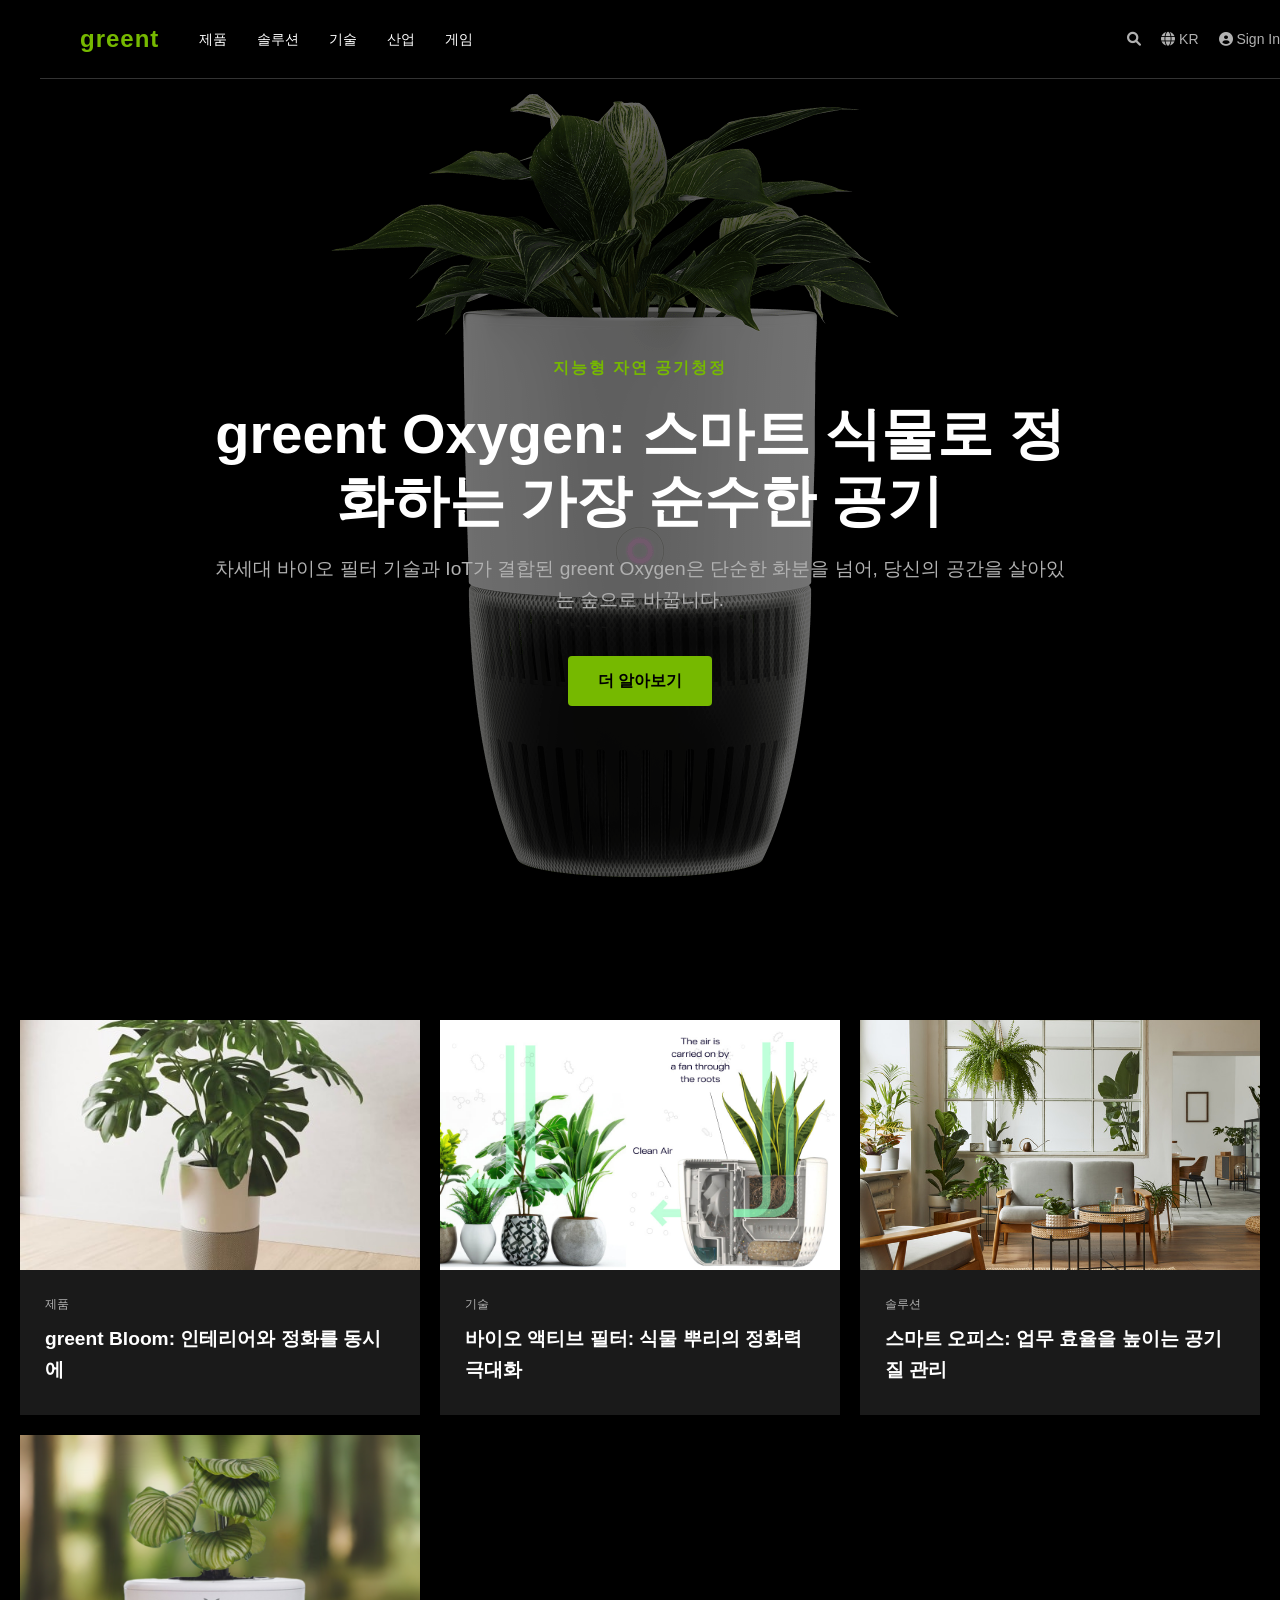
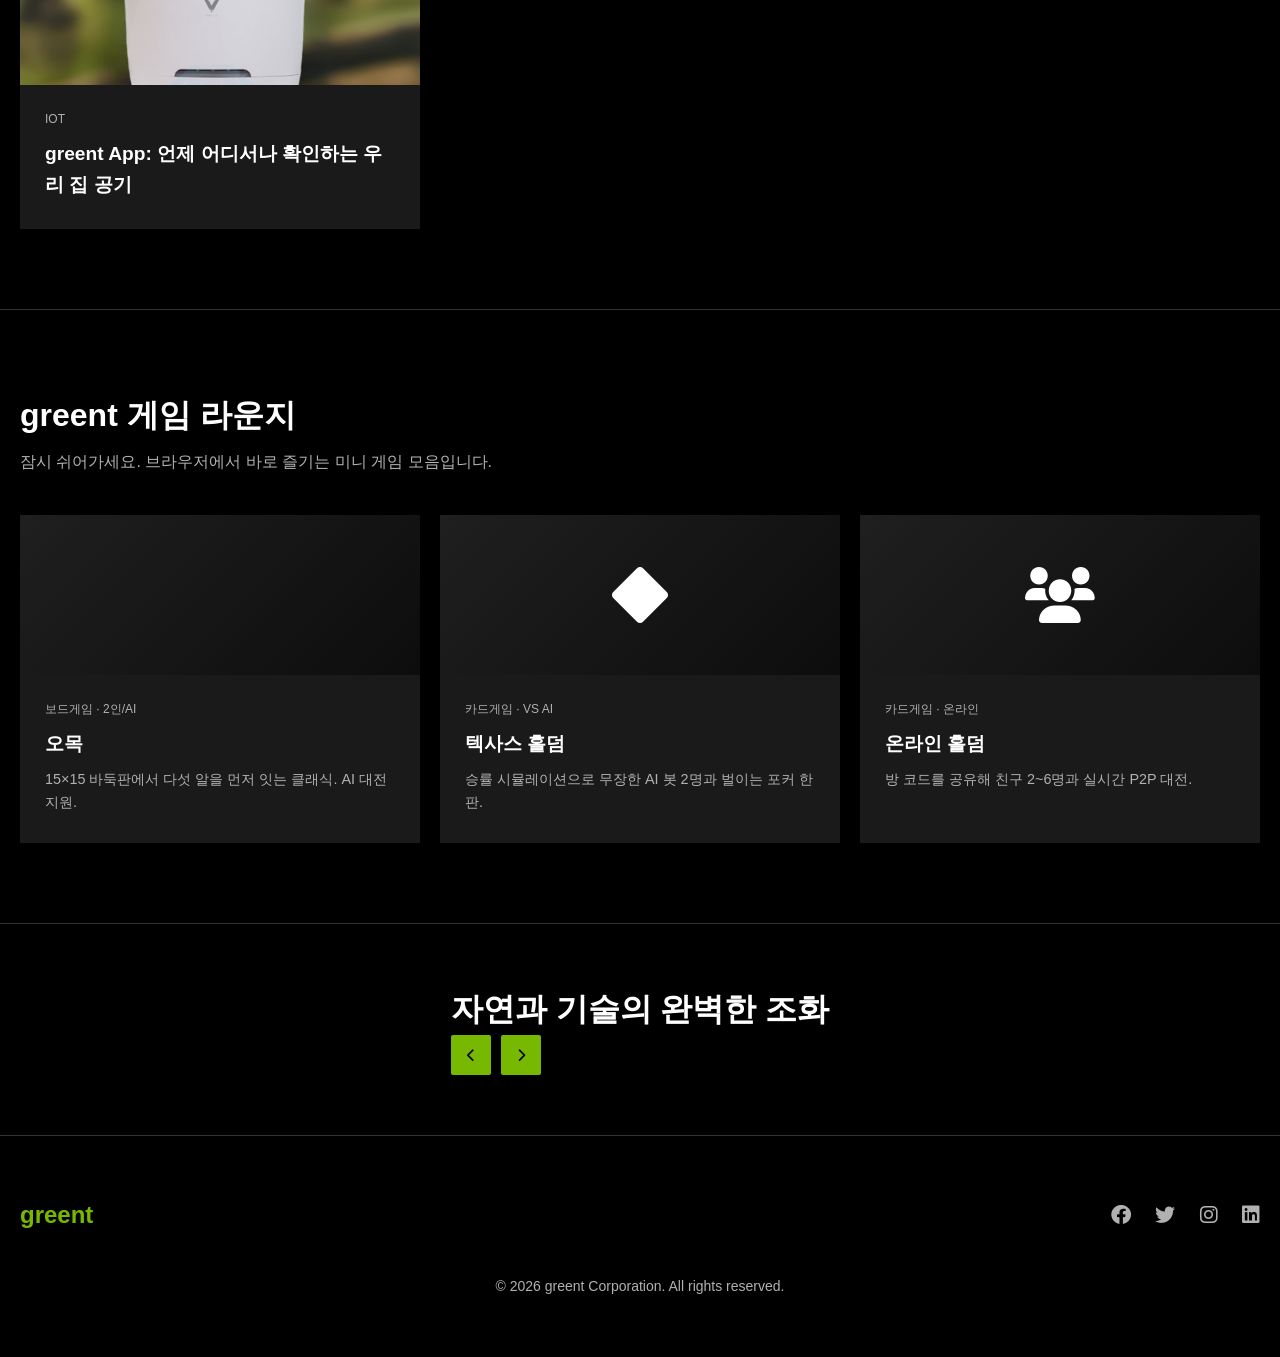
<file: index.html>
<!DOCTYPE html>
<html lang="ko">
<head>
    <meta charset="UTF-8">
    <meta name="viewport" content="width=device-width, initial-scale=1.0">
    <title>greent | 자연의 숨결을 담은 스마트 식물 공기청정기</title>
    <link rel="stylesheet" href="style.css">
    <link rel="stylesheet" href="https://cdnjs.cloudflare.com/ajax/libs/font-awesome/6.0.0/css/all.min.css">
</head>
<body>
    <header id="main-header">
        <nav class="navbar">
            <div class="nav-left">
                <div class="logo">greent</div>
                <ul class="nav-links">
                    <li><a href="#">제품</a></li>
                    <li><a href="#">솔루션</a></li>
                    <li><a href="#">기술</a></li>
                    <li><a href="#">산업</a></li>
                    <li><a href="#games">게임</a></li>
                </ul>
            </div>
            <div class="nav-right">
                <a href="#"><i class="fas fa-search"></i></a>
                <a href="#"><i class="fas fa-globe"></i> KR</a>
                <a href="#"><i class="fas fa-user-circle"></i> Sign In</a>
            </div>
            <div class="mobile-menu-btn">
                <i class="fas fa-bars"></i>
            </div>
        </nav>
    </header>

    <main>
        <section class="hero">
            <div class="hero-bg">
                <img src="images/hero.jpg" alt="Greent Hero Image">
            </div>
            <div class="hero-content">
                <h4 class="fade-in">지능형 자연 공기청정</h4>
                <h1 class="fade-in">greent Oxygen: 스마트 식물로 정화하는 가장 순수한 공기</h1>
                <p class="fade-in">차세대 바이오 필터 기술과 IoT가 결합된 greent Oxygen은 단순한 화분을 넘어, 당신의 공간을 살아있는 숲으로 바꿉니다.</p>
                <div class="hero-btns fade-in">
                    <a href="#" class="btn btn-primary">더 알아보기</a>
                </div>
            </div>
        </section>

        <section class="feature-grid">
            <div class="container">
                <div class="grid">
                    <div class="grid-item">
                        <div class="item-img">
                            <img src="images/product1.jpg" alt="Product 1">
                        </div>
                        <div class="item-info">
                            <span class="category">제품</span>
                            <h3>greent Bloom: 인테리어와 정화를 동시에</h3>
                        </div>
                    </div>
                    <div class="grid-item">
                        <div class="item-img">
                            <img src="images/tech.jpg" alt="Tech">
                        </div>
                        <div class="item-info">
                            <span class="category">기술</span>
                            <h3>바이오 액티브 필터: 식물 뿌리의 정화력 극대화</h3>
                        </div>
                    </div>
                    <div class="grid-item">
                        <div class="item-img">
                            <img src="images/lifestyle.jpg" alt="Lifestyle">
                        </div>
                        <div class="item-info">
                            <span class="category">솔루션</span>
                            <h3>스마트 오피스: 업무 효율을 높이는 공기질 관리</h3>
                        </div>
                    </div>
                    <div class="grid-item">
                        <div class="item-img">
                            <img src="images/product2.jpg" alt="Product 2">
                        </div>
                        <div class="item-info">
                            <span class="category">IoT</span>
                            <h3>greent App: 언제 어디서나 확인하는 우리 집 공기</h3>
                        </div>
                    </div>
                </div>
            </div>
        </section>

        <section class="feature-grid games-section" id="games">
            <div class="container">
                <h2 class="games-title">greent 게임 라운지</h2>
                <p class="games-sub">잠시 쉬어가세요. 브라우저에서 바로 즐기는 미니 게임 모음입니다.</p>
                <div class="grid">
                    <a class="grid-item game-card" href="omok.html">
                        <div class="game-icon"><i class="fas fa-circle-nodes"></i></div>
                        <div class="item-info">
                            <span class="category">보드게임 · 2인/AI</span>
                            <h3>오목</h3>
                            <p>15×15 바둑판에서 다섯 알을 먼저 잇는 클래식. AI 대전 지원.</p>
                        </div>
                    </a>
                    <a class="grid-item game-card" href="holdem.html">
                        <div class="game-icon"><i class="fas fa-diamond"></i></div>
                        <div class="item-info">
                            <span class="category">카드게임 · vs AI</span>
                            <h3>텍사스 홀덤</h3>
                            <p>승률 시뮬레이션으로 무장한 AI 봇 2명과 벌이는 포커 한 판.</p>
                        </div>
                    </a>
                    <a class="grid-item game-card" href="holdem-online.html">
                        <div class="game-icon"><i class="fas fa-users"></i></div>
                        <div class="item-info">
                            <span class="category">카드게임 · 온라인</span>
                            <h3>온라인 홀덤</h3>
                            <p>방 코드를 공유해 친구 2~6명과 실시간 P2P 대전.</p>
                        </div>
                    </a>
                </div>
            </div>
        </section>

        <section class="bottom-banner">
            <div class="container">
                <h2>자연과 기술의 완벽한 조화</h2>
                <div class="banner-controls">
                    <button class="control-btn prev"><i class="fas fa-chevron-left"></i></button>
                    <button class="control-btn next"><i class="fas fa-chevron-right"></i></button>
                </div>
            </div>
        </section>
    </main>

    <footer>
        <div class="container">
            <div class="footer-top">
                <div class="footer-logo">greent</div>
                <div class="social-links">
                    <a href="#"><i class="fab fa-facebook"></i></a>
                    <a href="#"><i class="fab fa-twitter"></i></a>
                    <a href="#"><i class="fab fa-instagram"></i></a>
                    <a href="#"><i class="fab fa-linkedin"></i></a>
                </div>
            </div>
            <div class="footer-bottom">
                <p>&copy; 2026 greent Corporation. All rights reserved.</p>
            </div>
        </div>
    </footer>

    <script src="script.js"></script>
</body>
</html>
</file>
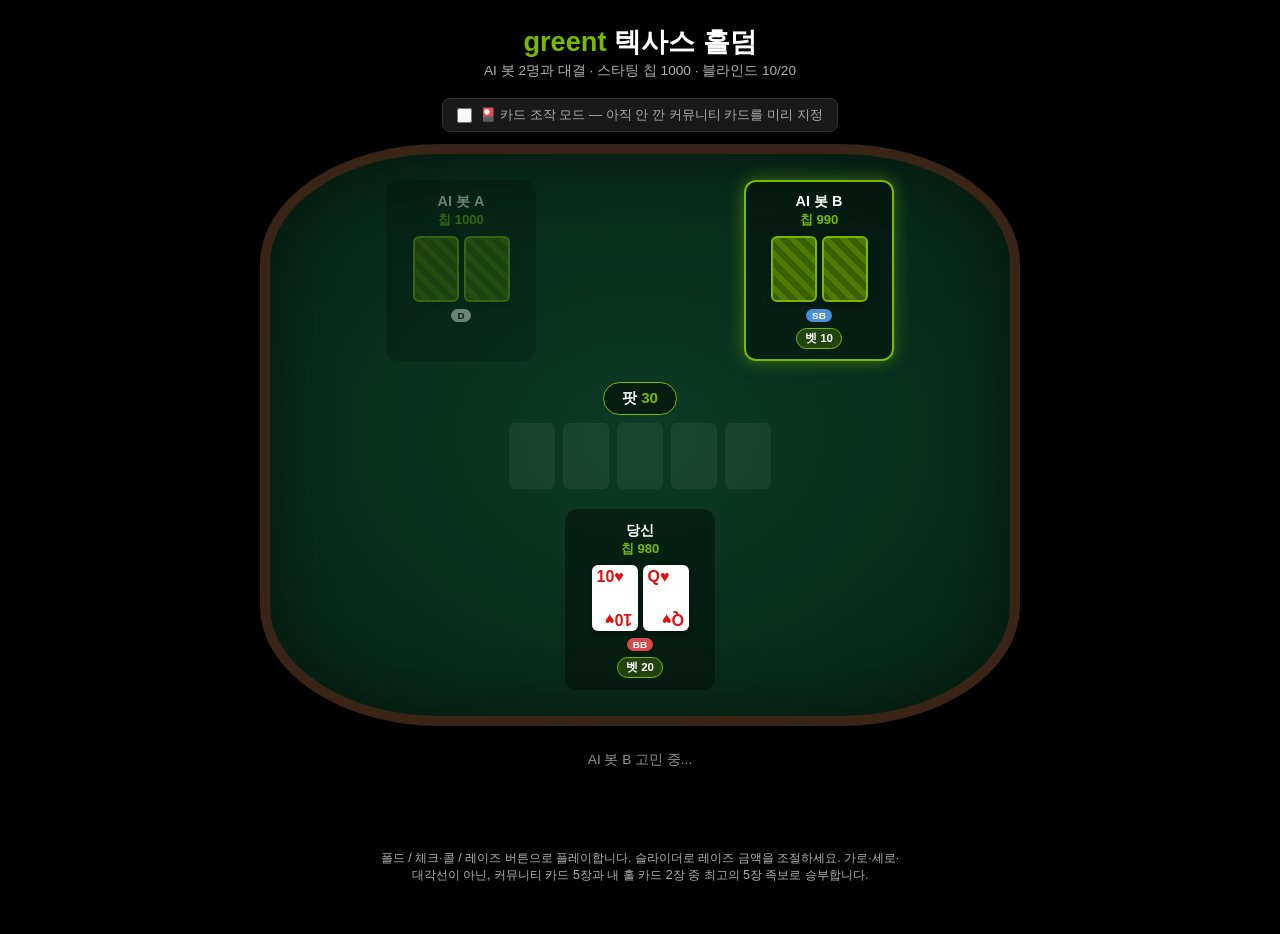
<file: holdem.html>
<!DOCTYPE html>
<html lang="ko">
<head>
<meta charset="UTF-8">
<meta name="viewport" content="width=device-width, initial-scale=1.0">
<title>greent | 텍사스 홀덤 (Texas Hold'em)</title>
<style>
:root{
  --primary:#76b900;
  --primary-hover:#8ce000;
  --bg-dark:#000;
  --bg-light:#1a1a1a;
  --text-white:#fff;
  --text-gray:#b1b1b1;
  --felt:#0c3b25;
  --felt-edge:#062315;
}
*{margin:0;padding:0;box-sizing:border-box;}
body{
  font-family:'Segoe UI',Tahoma,Geneva,Verdana,sans-serif;
  background:var(--bg-dark);
  color:var(--text-white);
  min-height:100vh;
  display:flex;
  flex-direction:column;
  align-items:center;
  padding:24px 14px 50px;
}
h1{font-size:1.7rem;font-weight:700;margin-bottom:2px;}
h1 .logo{color:var(--primary);text-transform:lowercase;}
.subtitle{color:var(--text-gray);font-size:.85rem;margin-bottom:18px;}

/* Table */
.table{
  position:relative;
  width:100%;
  max-width:760px;
  background:radial-gradient(ellipse at center, var(--felt) 0%, var(--felt-edge) 100%);
  border:10px solid #3a2416;
  border-radius:180px/120px;
  box-shadow:0 16px 50px rgba(0,0,0,.7), inset 0 0 60px rgba(0,0,0,.4);
  padding:26px 20px;
  display:flex;
  flex-direction:column;
  gap:14px;
}
.ai-row{display:flex;justify-content:space-around;gap:16px;}
.center-row{display:flex;flex-direction:column;align-items:center;gap:8px;min-height:120px;justify-content:center;}
.human-row{display:flex;justify-content:center;}

/* Seat */
.seat{
  background:rgba(0,0,0,.4);
  border:2px solid transparent;
  border-radius:12px;
  padding:10px 12px;
  min-width:150px;
  text-align:center;
  transition:border-color .25s, box-shadow .25s;
}
.seat.active{border-color:var(--primary);box-shadow:0 0 16px rgba(118,185,0,.5);}
.seat.folded{opacity:.4;}
.seat .name{font-weight:700;font-size:.9rem;}
.seat .chips{color:var(--primary);font-size:.82rem;font-weight:600;}
.seat .cards{display:flex;gap:5px;justify-content:center;margin:7px 0 4px;}
.seat .meta{display:flex;gap:5px;justify-content:center;align-items:center;min-height:18px;}
.badge{font-size:.62rem;font-weight:700;padding:1px 6px;border-radius:20px;background:#444;}
.badge.d{background:#fff;color:#000;}
.badge.sb{background:#4a90d9;color:#fff;}
.badge.bb{background:#d94a4a;color:#fff;}
.badge.allin{background:var(--primary);color:#000;}
.bet-chip{
  font-size:.72rem;font-weight:700;color:#fff;
  background:rgba(118,185,0,.25);
  border:1px solid var(--primary);
  border-radius:20px;padding:2px 8px;margin-top:4px;display:inline-block;min-height:0;
}
.rank-hint{font-size:.72rem;color:var(--primary);margin-top:2px;min-height:14px;}

/* Cards */
.card{
  width:46px;height:66px;border-radius:6px;background:#fff;color:#111;
  display:flex;flex-direction:column;justify-content:space-between;
  padding:4px 5px;font-weight:800;
  box-shadow:0 2px 5px rgba(0,0,0,.4);
  font-size:1rem;line-height:1;
}
.card .top{align-self:flex-start;}
.card .bot{align-self:flex-end;transform:rotate(180deg);}
.card.red{color:#d11;}
.card.back{
  background:repeating-linear-gradient(45deg,#3a5f00,#3a5f00 6px,#4d7a00 6px,#4d7a00 12px);
  border:2px solid #76b900;
}
.card.small{width:38px;height:54px;font-size:.85rem;}
.community{display:flex;gap:8px;}

/* Pot */
.pot{
  background:rgba(0,0,0,.5);
  border:1px solid var(--primary);
  border-radius:24px;
  padding:5px 18px;
  font-weight:700;
  font-size:.95rem;
}
.pot span{color:var(--primary);}

/* Log + controls */
.log{
  margin-top:14px;height:40px;color:var(--text-gray);font-size:.85rem;
  text-align:center;display:flex;align-items:center;justify-content:center;
}
.controls{
  display:flex;flex-wrap:wrap;gap:10px;align-items:center;justify-content:center;
  margin-top:6px;min-height:48px;
}
button{
  font-family:inherit;cursor:pointer;border:none;border-radius:7px;
  padding:11px 22px;font-size:.9rem;font-weight:700;transition:all .18s;
  background:#2a2a2a;color:#fff;
}
button:hover:not(:disabled){background:#3a3a3a;}
button:disabled{opacity:.35;cursor:not-allowed;}
button.fold{background:#7a2020;}
button.fold:hover:not(:disabled){background:#953030;}
button.call{background:#2a5a8a;}
button.call:hover:not(:disabled){background:#356fac;}
button.raise{background:var(--primary);color:#000;}
button.raise:hover:not(:disabled){background:var(--primary-hover);}
button.primary{background:var(--primary);color:#000;}
.raise-panel{display:flex;align-items:center;gap:10px;background:var(--bg-light);padding:8px 14px;border-radius:8px;}
.raise-panel input[type=range]{width:150px;accent-color:var(--primary);}
.raise-panel .amt{font-weight:700;color:var(--primary);min-width:56px;text-align:center;}
.result{color:var(--primary);font-weight:700;font-size:1rem;}
.hint{color:var(--text-gray);font-size:.78rem;margin-top:16px;text-align:center;max-width:520px;}

/* Dev / rig bar */
.devbar{margin-bottom:12px;}
.devbar label{
  display:inline-flex;align-items:center;gap:8px;cursor:pointer;
  font-size:.82rem;color:var(--text-gray);
  background:var(--bg-light);padding:7px 14px;border-radius:8px;
  border:1px solid #333;
}
.devbar input{accent-color:var(--primary);width:15px;height:15px;}
.card.slot{background:rgba(255,255,255,.06);box-shadow:none;}
.card.slot.clickable{cursor:pointer;color:var(--primary);align-items:center;justify-content:center;font-size:1.4rem;font-weight:800;border:2px dashed rgba(118,185,0,.5);}
.card.slot.clickable:hover{background:rgba(118,185,0,.15)!important;}
.card.rigged-card{opacity:.7;outline:2px dashed var(--primary);outline-offset:1px;}
.card.rigged-card.clickable{cursor:pointer;opacity:.85;}

/* Card picker overlay */
.picker-overlay{
  position:fixed;inset:0;background:rgba(0,0,0,.75);
  display:flex;align-items:center;justify-content:center;z-index:2000;padding:20px;
}
.picker{
  background:var(--bg-light);border:1px solid #333;border-radius:12px;
  padding:20px;max-width:560px;width:100%;max-height:85vh;overflow-y:auto;
  box-shadow:0 20px 60px rgba(0,0,0,.7);
}
.picker-title{font-weight:700;margin-bottom:14px;text-align:center;}
.picker-grid{
  display:grid;grid-template-columns:repeat(auto-fill,minmax(40px,1fr));gap:6px;
  margin-bottom:16px;
}
.picker-grid .card.pickable{cursor:pointer;transition:transform .12s;}
.picker-grid .card.pickable:hover{transform:translateY(-4px) scale(1.06);outline:2px solid var(--primary);}
.picker-actions{display:flex;gap:10px;justify-content:flex-end;}
</style>
</head>
<body>
  <h1><span class="logo">greent</span> 텍사스 홀덤</h1>
  <p class="subtitle">AI 봇 2명과 대결 · 스타팅 칩 1000 · 블라인드 10/20</p>

  <div class="devbar">
    <label><input type="checkbox" id="rigToggle"> 🎴 카드 조작 모드 — 아직 안 깐 커뮤니티 카드를 미리 지정</label>
  </div>

  <div class="table" id="table"></div>

  <div class="log" id="log">새 게임을 시작합니다.</div>
  <div class="controls" id="controls"></div>

  <p class="hint">폴드 / 체크·콜 / 레이즈 버튼으로 플레이합니다. 슬라이더로 레이즈 금액을 조절하세요. 가로·세로·대각선이 아닌, 커뮤니티 카드 5장과 내 홀 카드 2장 중 최고의 5장 족보로 승부합니다.</p>

<script>
(function(){
  "use strict";
  const SUITS = ['♠','♥','♦','♣'];   // 0 spade,1 heart,2 diamond,3 club
  const RED = new Set([1,2]);
  const RANK_STR = {11:'J',12:'Q',13:'K',14:'A'};
  const START_CHIPS = 1000, SB = 10, BB = 20;
  const CAT_NAMES = ['하이카드','원페어','투페어','트리플','스트레이트','플러시','풀하우스','포카드','스트레이트 플러시'];

  const tableEl = document.getElementById('table');
  const logEl = document.getElementById('log');
  const controlsEl = document.getElementById('controls');

  let players, deck, community, phase, currentBet, minRaise, buttonSeat, toAct, reveal, handOver, gameOver;
  let rigged = [null,null,null,null,null];   // pre-set community cards (조작 모드)
  let rigMode = false;

  players = [
    {name:'당신', isAI:false, chips:START_CHIPS},
    {name:'AI 봇 A', isAI:true, chips:START_CHIPS},
    {name:'AI 봇 B', isAI:true, chips:START_CHIPS},
  ];
  buttonSeat = 0;

  /* ---------------- Deck ---------------- */
  function makeDeck(){
    const d=[];
    for(let s=0;s<4;s++) for(let r=2;r<=14;r++) d.push({rank:r, suit:s});
    // Fisher–Yates
    for(let i=d.length-1;i>0;i--){
      const j=Math.floor(Math.random()*(i+1));
      [d[i],d[j]]=[d[j],d[i]];
    }
    return d;
  }
  const rankLabel = r => RANK_STR[r] || String(r);

  /* ---------------- Hand evaluation ---------------- */
  // Evaluate a 5-card hand -> single comparable integer.
  function eval5(cards){
    const ranks = cards.map(c=>c.rank).sort((a,b)=>b-a);
    const suits = cards.map(c=>c.suit);
    const flush = suits.every(s=>s===suits[0]);
    const cnt={};
    for(const r of ranks) cnt[r]=(cnt[r]||0)+1;
    const groups = Object.keys(cnt).map(r=>[+r,cnt[r]])
        .sort((a,b)=> b[1]-a[1] || b[0]-a[0]);
    const uniq=[...new Set(ranks)];
    let straightHigh=0;
    if(uniq.length===5){
      if(ranks[0]-ranks[4]===4) straightHigh=ranks[0];
      else if(ranks[0]===14 && ranks[1]===5 && ranks[4]===2) straightHigh=5; // wheel
    }
    const isStraight = straightHigh>0;
    let cat, tb;
    if(isStraight && flush){ cat=8; tb=[straightHigh]; }
    else if(groups[0][1]===4){ cat=7; tb=[groups[0][0],groups[1][0]]; }
    else if(groups[0][1]===3 && groups[1][1]>=2){ cat=6; tb=[groups[0][0],groups[1][0]]; }
    else if(flush){ cat=5; tb=ranks.slice(); }
    else if(isStraight){ cat=4; tb=[straightHigh]; }
    else if(groups[0][1]===3){ cat=3; tb=[groups[0][0],...groups.slice(1).map(g=>g[0])]; }
    else if(groups[0][1]===2 && groups[1][1]===2){ cat=2; tb=[groups[0][0],groups[1][0],groups[2][0]]; }
    else if(groups[0][1]===2){ cat=1; tb=[groups[0][0],...groups.slice(1).map(g=>g[0])]; }
    else { cat=0; tb=ranks.slice(); }
    while(tb.length<5) tb.push(0);
    let score=cat;
    for(let i=0;i<5;i++) score = score*15 + tb[i];
    return score;
  }
  // Best 5 of up to 7 cards.
  function bestHand(cards){
    let best=-1;
    const n=cards.length;
    if(n<5) return -1;
    // evaluate every 5-card subset, keep the max score
    const idx=[];
    const combo=(start,pick)=>{
      if(pick===0){ const s=eval5(idx.map(i=>cards[i])); if(s>best) best=s; return; }
      for(let i=start;i<=n-pick;i++){ idx.push(i); combo(i+1,pick-1); idx.pop(); }
    };
    combo(0,5);
    return best;
  }
  const catOf = score => Math.floor(score / 759375); // 15^5

  /* ---------------- Chips ---------------- */
  function commit(p, amount){
    amount = Math.min(amount, p.chips);
    p.chips -= amount; p.bet += amount; p.totalBet += amount;
    if(p.chips===0) p.allIn=true;
    return amount;
  }
  const potSize = () => players.reduce((s,p)=>s+p.totalBet,0);
  const inHandCount = () => players.filter(p=>!p.folded).length;

  function nextInHand(seat){
    let i=(seat+1)%3, g=0;
    while(g++<3){ if(players[i].inHand) return i; i=(i+1)%3; }
    return seat;
  }
  function nextInGame(seat){
    let i=(seat+1)%3, g=0;
    while(g++<3){ if(players[i].chips>0) return i; i=(i+1)%3; }
    return seat;
  }

  /* ---------------- Hand lifecycle ---------------- */
  function startHand(){
    if(players.filter(p=>p.chips>0).length < 2){ declareChampion(); return; }
    deck = makeDeck();
    community = [];
    rigged = [null,null,null,null,null];
    phase='preflop'; reveal=false; handOver=false; gameOver=false;
    currentBet=BB; minRaise=BB;

    players.forEach(p=>{
      p.inHand = p.chips>0;
      p.folded = !p.inHand;
      p.allIn=false; p.bet=0; p.totalBet=0; p.hasActed=false; p.hole=[]; p.handScore=0;
    });
    // move button to a player still in the game
    buttonSeat = nextInGame(buttonSeat);

    // deal 2 hole cards each
    for(let k=0;k<2;k++) players.forEach(p=>{ if(p.inHand) p.hole.push(deck.pop()); });

    // blinds & first to act
    const ig = players.filter(p=>p.inHand).length;
    let sb, bb, firstPre;
    if(ig===2){ sb=buttonSeat; bb=nextInHand(buttonSeat); firstPre=sb; }
    else { sb=nextInHand(buttonSeat); bb=nextInHand(sb); firstPre=nextInHand(bb); }
    players.sbSeat=sb; players.bbSeat=bb; // stash for badges
    commit(players[sb], SB);
    commit(players[bb], BB);
    currentBet=BB; minRaise=BB;
    toAct=firstPre;

    setLog(`새 핸드 시작 — 딜러: ${players[buttonSeat].name}`);
    step();
  }

  function firstToActPostflop(){
    const ig = players.filter(p=>p.inHand).length;
    return ig===2 ? players.bbSeat : nextInHand(buttonSeat);
  }

  function dealCommunity(n){
    for(let i=0;i<n;i++){
      const pos=community.length;
      if(rigged[pos]){ community.push(rigged[pos]); rigged[pos]=null; }  // 조작된 카드 사용
      else community.push(deck.pop());
    }
  }

  /* ---------- Card rigging (조작 모드) ---------- */
  // Remove a card from wherever it currently sits so it can be reserved.
  function removeCardFromPlay(card){
    const k=cardKey(card);
    const di=deck.findIndex(c=>cardKey(c)===k);
    if(di>=0){ deck.splice(di,1); return; }
    // if it's in an AI's hole, swap that card out for a fresh one from the deck
    for(const p of players){
      if(p.isAI && p.inHand){
        const hi=p.hole.findIndex(c=>cardKey(c)===k);
        if(hi>=0){ p.hole[hi]=deck.pop(); return; }
      }
    }
  }
  function pickCard(pos, card){
    if(pos < community.length) return;      // already on the board
    if(rigged[pos]) deck.unshift(rigged[pos]);   // return previously reserved card to bottom
    removeCardFromPlay(card);
    rigged[pos]=card;
  }
  function unrig(pos){ if(rigged[pos]){ deck.unshift(rigged[pos]); rigged[pos]=null; } }

  function openPicker(pos){
    const used=new Set();
    community.forEach(c=>used.add(cardKey(c)));
    players[0].hole.forEach(c=>used.add(cardKey(c)));   // human's own cards are visible
    rigged.forEach((c,i)=>{ if(c && i!==pos) used.add(cardKey(c)); });
    const ov=document.createElement('div'); ov.className='picker-overlay';
    const box=document.createElement('div'); box.className='picker';
    const title=document.createElement('div'); title.className='picker-title';
    title.textContent=`커뮤니티 ${pos+1}번 카드 지정`;
    box.appendChild(title);
    const grid=document.createElement('div'); grid.className='picker-grid';
    for(let s=0;s<4;s++) for(let r=2;r<=14;r++){
      const card={rank:r,suit:s};
      if(used.has(cardKey(card))) continue;
      const el=cardEl(card,true); el.classList.add('pickable');
      el.onclick=()=>{ pickCard(pos,card); close(); render(); };
      grid.appendChild(el);
    }
    box.appendChild(grid);
    const actions=document.createElement('div'); actions.className='picker-actions';
    if(rigged[pos]){
      const clr=document.createElement('button'); clr.className='fold'; clr.textContent='지정 해제';
      clr.onclick=()=>{ unrig(pos); close(); render(); }; actions.appendChild(clr);
    }
    const cl=document.createElement('button'); cl.className='primary'; cl.textContent='닫기'; cl.onclick=close;
    actions.appendChild(cl);
    box.appendChild(actions);
    ov.appendChild(box);
    ov.onclick=(e)=>{ if(e.target===ov) close(); };
    function close(){ if(ov.parentNode) document.body.removeChild(ov); }
    document.body.appendChild(ov);
  }

  function advancePhase(){
    if(phase==='preflop'){ phase='flop'; dealCommunity(3); }
    else if(phase==='flop'){ phase='turn'; dealCommunity(1); }
    else if(phase==='turn'){ phase='river'; dealCommunity(1); }
    else { showdown(); return; }
    players.forEach(p=>{ p.bet=0; p.hasActed=false; });
    currentBet=0; minRaise=BB;
    toAct=firstToActPostflop();
    setLog(phaseName());
    step();
  }
  function phaseName(){
    return {preflop:'프리플랍',flop:'플랍',turn:'턴',river:'리버'}[phase];
  }

  function roundComplete(){
    const elig = players.filter(p=>!p.folded && !p.allIn && p.chips>0);
    if(elig.length===0) return true;
    return elig.every(p=>p.hasActed && p.bet===currentBet);
  }

  function step(){
    render();
    if(inHandCount()===1){ setTimeout(awardToLast, 550); return; }
    if(roundComplete()){ setTimeout(advancePhase, 650); return; }
    // find next player who must act
    let g=0;
    while(g++<6){
      const p=players[toAct];
      const mustAct = !p.folded && !p.allIn && p.chips>0 && !(p.hasActed && p.bet===currentBet);
      if(mustAct) break;
      toAct=(toAct+1)%3;
    }
    render();
    const p=players[toAct];
    if(p.isAI){ controlsEl.innerHTML=''; setLog(`${p.name} 고민 중...`); setTimeout(()=>aiAct(p), 850); }
    else { enableControls(p); }
  }

  /* ---------------- Actions ---------------- */
  function afterAction(){ controlsEl.innerHTML=''; step(); }

  function doFold(p){ p.folded=true; p.hasActed=true; setLog(`${p.name} 폴드`); afterAction(); }
  function doCheck(p){ p.hasActed=true; setLog(`${p.name} 체크`); afterAction(); }
  function doCall(p){
    const amt=commit(p, currentBet-p.bet); p.hasActed=true;
    setLog(`${p.name} 콜 (${amt}${p.allIn?', 올인':''})`); afterAction();
  }
  function doRaiseTo(p, target){
    const prev=currentBet;
    target=Math.min(target, p.bet+p.chips);
    commit(p, target-p.bet);
    if(p.bet>prev){
      const rs=p.bet-prev;
      if(rs>=minRaise) minRaise=rs;
      currentBet=p.bet;
      players.forEach(o=>{ if(o!==p && !o.folded && !o.allIn) o.hasActed=false; });
    }
    p.hasActed=true;
    setLog(`${p.name} ${prev===0?'벳':'레이즈'} → ${p.bet}${p.allIn?' (올인)':''}`);
    afterAction();
  }

  /* ---------------- AI ----------------
     Monte Carlo equity: deal random opponent hands + remaining board many
     times and count how often this hand wins/ties. This is the AI's real
     probability of winning, which it compares against the pot odds. */
  const cardKey = c => c.rank*4 + c.suit;

  function equity(hole, board, numOpp, iters){
    if(numOpp<=0) return 1;
    const used=new Set();
    hole.forEach(c=>used.add(cardKey(c)));
    board.forEach(c=>used.add(cardKey(c)));
    const rest=[];
    for(let s=0;s<4;s++) for(let r=2;r<=14;r++){
      const c={rank:r,suit:s};
      if(!used.has(cardKey(c))) rest.push(c);
    }
    const boardNeed = 5 - board.length;
    const need = numOpp*2 + boardNeed;
    let win=0, split=0;
    for(let it=0; it<iters; it++){
      // partial Fisher–Yates: only shuffle the cards we consume this round
      for(let i=0;i<need;i++){
        const j = i + Math.floor(Math.random()*(rest.length-i));
        const t=rest[i]; rest[i]=rest[j]; rest[j]=t;
      }
      let idx=0;
      const extra=[]; for(let b=0;b<boardNeed;b++) extra.push(rest[idx++]);
      const fb = board.concat(extra);
      const myScore = bestHand(hole.concat(fb));
      let iWin=true, iTie=false;
      for(let o=0;o<numOpp;o++){
        const os = bestHand([rest[idx++], rest[idx++]].concat(fb));
        if(os>myScore){ iWin=false; break; }
        if(os===myScore) iTie=true;
      }
      if(iWin){ if(iTie) split++; else win++; }
    }
    return (win + split*0.5)/iters;
  }

  function aiRaiseTarget(p, eq){
    const pot=potSize();
    const frac = eq>0.82 ? 0.9 : eq>0.6 ? 0.66 : 0.5;
    let t = currentBet + Math.max(minRaise, Math.round(pot*frac));
    return Math.min(t, p.bet+p.chips);
  }

  function aiAct(p){
    if(handOver) return;
    const toCall = currentBet - p.bet;
    const numOpp = players.filter(o=>o!==p && !o.folded).length;
    const iters = community.length===0 ? 320 : (community.length<5 ? 260 : 200);
    const eq = equity(p.hole, community, numOpp, iters);
    const pot = potSize();
    const r = Math.random();
    const canRaise = (p.bet+p.chips) > currentBet;

    if(toCall<=0){
      // nothing to call: check, value-bet, or occasionally bluff
      if(canRaise && eq>0.66 && r<0.85) doRaiseTo(p, aiRaiseTarget(p,eq));
      else if(canRaise && eq>0.5 && r<0.5) doRaiseTo(p, aiRaiseTarget(p,eq));
      else if(canRaise && eq<0.33 && r<0.14) doRaiseTo(p, aiRaiseTarget(p,eq)); // bluff
      else doCheck(p);
    } else {
      const potOdds = toCall/(pot+toCall);
      // strong hands raise for value
      if(canRaise && eq>0.85 && r<0.85){ doRaiseTo(p, aiRaiseTarget(p,eq)); return; }
      if(canRaise && eq>0.7 && r<0.5){ doRaiseTo(p, aiRaiseTarget(p,eq)); return; }
      // call whenever equity beats the pot odds (small buffer to avoid over-folding marginal spots)
      if(eq >= potOdds - 0.04){ doCall(p); return; }
      // cheap bluff-catch now and then
      if(toCall <= pot*0.18 && r<0.28){ doCall(p); return; }
      doFold(p);
    }
  }

  /* ---------------- Showdown & pots ---------------- */
  function showdown(){
    reveal=true;
    players.forEach(p=>{ if(!p.folded) p.handScore=bestHand([...p.hole,...community]); });
    distributePots();
    render();
  }
  function distributePots(){
    const rem = players.map((p,i)=>({i, amt:p.totalBet, folded:p.folded}));
    const pots=[];
    while(true){
      const pos=rem.filter(r=>r.amt>0);
      if(pos.length===0) break;
      const min=Math.min(...pos.map(r=>r.amt));
      let amount=0; const elig=[];
      for(const r of rem){
        if(r.amt>0){ amount+=min; r.amt-=min; if(!r.folded) elig.push(r.i); }
      }
      pots.push({amount, elig});
    }
    const wonBy={};
    for(const pot of pots){
      if(pot.elig.length===0) continue;
      let best=-1, winners=[];
      for(const i of pot.elig){
        const sc=players[i].handScore;
        if(sc>best){ best=sc; winners=[i]; }
        else if(sc===best) winners.push(i);
      }
      const share=Math.floor(pot.amount/winners.length);
      let leftover=pot.amount-share*winners.length;
      winners.forEach((w,k)=>{ players[w].chips += share + (k===0?leftover:0); wonBy[w]=(wonBy[w]||0)+share+(k===0?leftover:0); });
    }
    const msgs = Object.keys(wonBy).map(i=>{
      const p=players[i];
      return `${p.name} +${wonBy[i]} (${CAT_NAMES[catOf(p.handScore)]})`;
    });
    endHand(msgs.join('  ·  '));
  }
  function awardToLast(){
    const winner=players.find(p=>!p.folded);
    const pot=potSize();
    winner.chips += pot;
    endHand(`${winner.name} 승리 (+${pot}) — 나머지 폴드`);
  }
  function endHand(resultMsg){
    handOver=true;
    render();
    setLog(resultMsg, true);
    if(players.filter(p=>p.chips>0).length<2){ declareChampion(); return; }
    controlsEl.innerHTML='';
    const btn=document.createElement('button');
    btn.className='primary'; btn.textContent='다음 핸드 ▶';
    btn.onclick=startHand;
    controlsEl.appendChild(btn);
  }
  function declareChampion(){
    handOver=true; gameOver=true; render();
    const champ=players.reduce((a,b)=>a.chips>=b.chips?a:b);
    setLog(`🏆 게임 종료 — 최종 우승: ${champ.name} (${champ.chips} 칩)`, true);
    controlsEl.innerHTML='';
    const btn=document.createElement('button');
    btn.className='primary'; btn.textContent='새 게임 시작';
    btn.onclick=()=>{ players.forEach(p=>p.chips=START_CHIPS); buttonSeat=0; startHand(); };
    controlsEl.appendChild(btn);
  }

  /* ---------------- Human controls ---------------- */
  function enableControls(p){
    controlsEl.innerHTML='';
    const toCall=currentBet-p.bet;

    const fold=document.createElement('button');
    fold.className='fold'; fold.textContent='폴드';
    fold.onclick=()=>doFold(p);
    controlsEl.appendChild(fold);

    const cc=document.createElement('button');
    cc.className='call';
    if(toCall<=0){ cc.textContent='체크'; cc.onclick=()=>doCheck(p); }
    else{ cc.textContent=`콜 ${Math.min(toCall,p.chips)}`; cc.onclick=()=>doCall(p); }
    controlsEl.appendChild(cc);

    const maxTo=p.bet+p.chips;
    const minTo=Math.min(currentBet+minRaise, maxTo);
    if(maxTo>currentBet){
      const panel=document.createElement('div');
      panel.className='raise-panel';
      const range=document.createElement('input');
      range.type='range'; range.min=minTo; range.max=maxTo; range.value=Math.min(minTo, maxTo); range.step=SB;
      const amt=document.createElement('span'); amt.className='amt'; amt.textContent=range.value;
      range.oninput=()=>{ amt.textContent=range.value; };
      const go=document.createElement('button');
      go.className='raise';
      const label=()=> (currentBet===0?'벳':'레이즈');
      go.textContent = label();
      const setAllInLabel=()=>{ go.textContent = (+range.value>=maxTo)?'올인':label(); };
      range.addEventListener('input', setAllInLabel);
      setAllInLabel();
      go.onclick=()=>doRaiseTo(p, +range.value);
      panel.appendChild(range); panel.appendChild(amt); panel.appendChild(go);
      controlsEl.appendChild(panel);
    } else {
      // can only call all-in; add explicit all-in if calling puts all in
    }
  }

  /* ---------------- Rendering ---------------- */
  function cardEl(card, small){
    const d=document.createElement('div');
    d.className='card'+(small?' small':'')+(RED.has(card.suit)?' red':'');
    const top=document.createElement('span'); top.className='top'; top.textContent=rankLabel(card.rank)+SUITS[card.suit];
    const bot=document.createElement('span'); bot.className='bot'; bot.textContent=rankLabel(card.rank)+SUITS[card.suit];
    d.appendChild(top); d.appendChild(bot);
    return d;
  }
  function backEl(small){
    const d=document.createElement('div'); d.className='card back'+(small?' small':''); return d;
  }

  function seatEl(i){
    const p=players[i];
    const seat=document.createElement('div');
    seat.className='seat'+(p.folded?' folded':'')+(toAct===i && !handOver?' active':'');
    const name=document.createElement('div'); name.className='name'; name.textContent=p.name;
    const chips=document.createElement('div'); chips.className='chips'; chips.textContent='칩 '+p.chips;
    const cards=document.createElement('div'); cards.className='cards';
    if(p.inHand){
      const showFace = !p.isAI || reveal;
      p.hole.forEach(c=> cards.appendChild(showFace?cardEl(c):backEl()));
    }
    const meta=document.createElement('div'); meta.className='meta';
    if(i===buttonSeat){ meta.appendChild(badge('D','d')); }
    if(i===players.sbSeat){ meta.appendChild(badge('SB','sb')); }
    if(i===players.bbSeat){ meta.appendChild(badge('BB','bb')); }
    if(p.allIn){ meta.appendChild(badge('ALL-IN','allin')); }

    seat.appendChild(name); seat.appendChild(chips); seat.appendChild(cards); seat.appendChild(meta);
    if(p.bet>0){ const bc=document.createElement('div'); bc.className='bet-chip'; bc.textContent='벳 '+p.bet; seat.appendChild(bc); }
    // hand rank hint for human
    if(!p.isAI && p.inHand && community.length>0){
      const hint=document.createElement('div'); hint.className='rank-hint';
      const sc=bestHand([...p.hole,...community]);
      hint.textContent = sc>=0 ? CAT_NAMES[catOf(sc)] : '';
      seat.appendChild(hint);
    }
    return seat;
  }
  function badge(txt,cls){ const b=document.createElement('span'); b.className='badge '+cls; b.textContent=txt; return b; }

  function render(){
    tableEl.innerHTML='';
    const aiRow=document.createElement('div'); aiRow.className='ai-row';
    aiRow.appendChild(seatEl(1)); aiRow.appendChild(seatEl(2));
    tableEl.appendChild(aiRow);

    const center=document.createElement('div'); center.className='center-row';
    const pot=document.createElement('div'); pot.className='pot';
    pot.innerHTML='팟 <span>'+potSize()+'</span>';
    center.appendChild(pot);
    const comm=document.createElement('div'); comm.className='community';
    community.forEach(c=> comm.appendChild(cardEl(c)));
    for(let k=community.length;k<5;k++){
      let slot;
      if(rigged[k]){
        slot=cardEl(rigged[k]);
        slot.classList.add('rigged-card');
      } else {
        slot=document.createElement('div'); slot.className='card slot';
        if(rigMode && !handOver) slot.textContent='＋';
      }
      if(rigMode && !handOver){ slot.classList.add('clickable'); slot.onclick=()=>openPicker(k); }
      comm.appendChild(slot);
    }
    center.appendChild(comm);
    tableEl.appendChild(center);

    const humanRow=document.createElement('div'); humanRow.className='human-row';
    humanRow.appendChild(seatEl(0));
    tableEl.appendChild(humanRow);
  }

  function setLog(msg, result){ logEl.className = 'log'; logEl.innerHTML = result?('<span class="result">'+msg+'</span>'):msg; }

  document.getElementById('rigToggle').addEventListener('change', e=>{
    rigMode = e.target.checked;
    render();
  });

  // Kickoff
  startHand();
})();
</script>
</body>
</html>
</file>
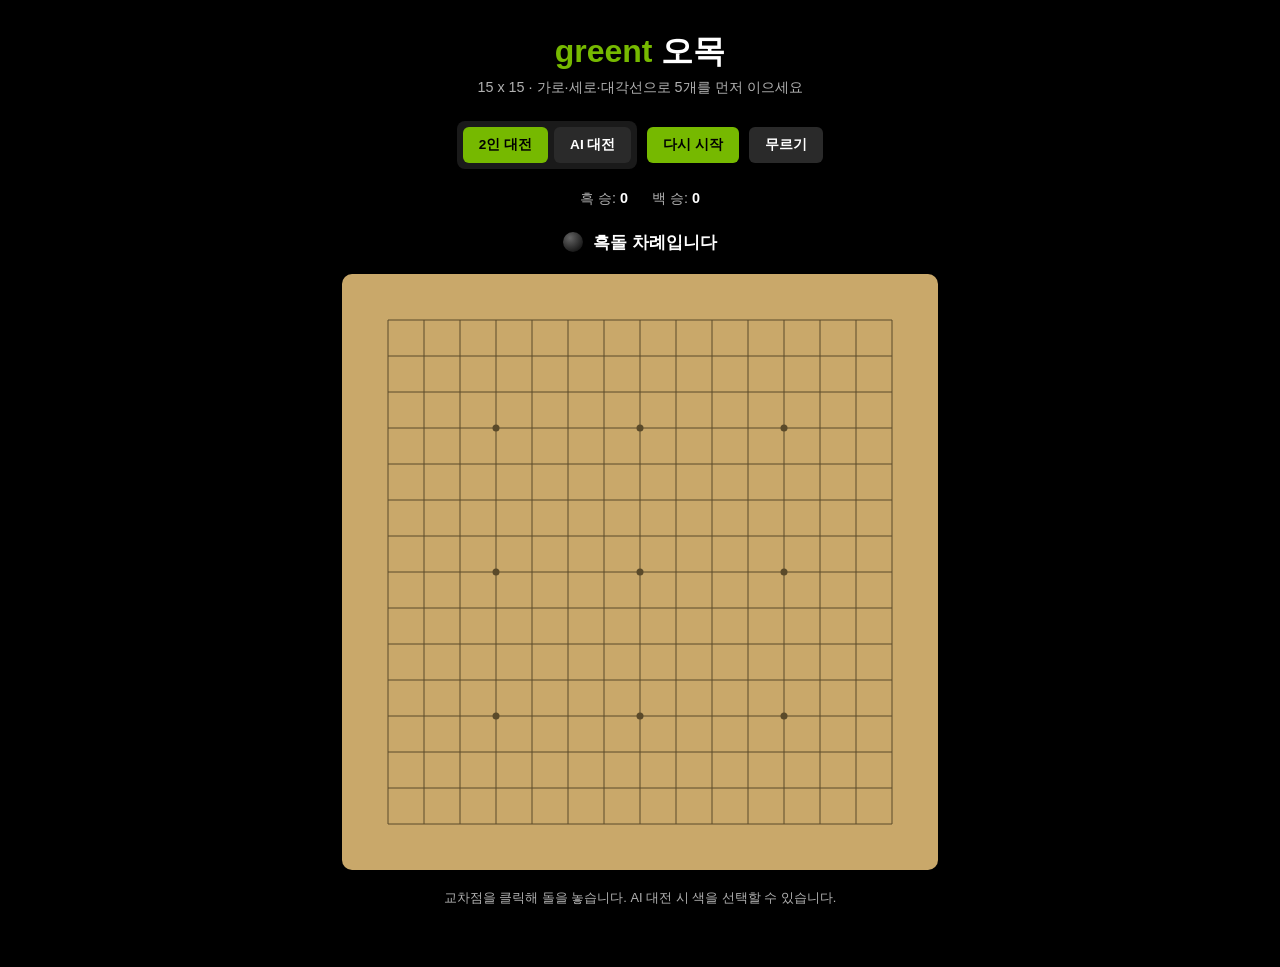
<file: omok.html>
<!DOCTYPE html>
<html lang="ko">
<head>
<meta charset="UTF-8">
<meta name="viewport" content="width=device-width, initial-scale=1.0">
<title>greent | 오목 (Gomoku)</title>
<style>
:root{
  --primary:#76b900;
  --primary-hover:#8ce000;
  --bg-dark:#000;
  --bg-light:#1a1a1a;
  --text-white:#fff;
  --text-gray:#b1b1b1;
  --board:#c9a86a;
  --board-line:#5a4a2a;
}
*{margin:0;padding:0;box-sizing:border-box;}
body{
  font-family:'Segoe UI',Tahoma,Geneva,Verdana,sans-serif;
  background:var(--bg-dark);
  color:var(--text-white);
  min-height:100vh;
  display:flex;
  flex-direction:column;
  align-items:center;
  padding:30px 16px 60px;
}
h1{
  font-size:2rem;
  font-weight:700;
  margin-bottom:4px;
}
h1 .logo{color:var(--primary);text-transform:lowercase;}
.subtitle{color:var(--text-gray);font-size:.9rem;margin-bottom:24px;}

/* Controls */
.controls{
  display:flex;
  flex-wrap:wrap;
  gap:10px;
  align-items:center;
  justify-content:center;
  margin-bottom:20px;
}
.controls .group{
  display:flex;
  gap:6px;
  background:var(--bg-light);
  padding:6px;
  border-radius:8px;
}
button{
  font-family:inherit;
  cursor:pointer;
  border:none;
  border-radius:6px;
  padding:9px 16px;
  font-size:.85rem;
  font-weight:600;
  transition:all .2s ease;
  background:#2a2a2a;
  color:var(--text-white);
}
button:hover{background:#3a3a3a;}
button.active{background:var(--primary);color:#000;}
button.primary{background:var(--primary);color:#000;}
button.primary:hover{background:var(--primary-hover);transform:translateY(-1px);}

/* Status */
.status{
  display:flex;
  align-items:center;
  gap:10px;
  font-size:1.05rem;
  font-weight:600;
  margin-bottom:18px;
  min-height:28px;
}
.stone-dot{
  width:20px;height:20px;border-radius:50%;
  display:inline-block;
}
.stone-dot.black{background:radial-gradient(circle at 35% 30%,#666,#000);}
.stone-dot.white{background:radial-gradient(circle at 35% 30%,#fff,#bbb);}
.status.win{color:var(--primary);}

/* Board */
.board-wrap{
  background:var(--board);
  padding:22px;
  border-radius:10px;
  box-shadow:0 12px 40px rgba(0,0,0,.6);
  touch-action:manipulation;
}
#board{
  display:block;
  cursor:pointer;
}

/* Footer note */
.hint{
  color:var(--text-gray);
  font-size:.8rem;
  margin-top:20px;
  text-align:center;
  max-width:480px;
}
.scoreboard{
  display:flex;
  gap:24px;
  margin-bottom:20px;
  color:var(--text-gray);
  font-size:.9rem;
}
.scoreboard b{color:var(--text-white);}
</style>
</head>
<body>
  <h1><span class="logo">greent</span> 오목</h1>
  <p class="subtitle">15 x 15 · 가로·세로·대각선으로 5개를 먼저 이으세요</p>

  <div class="controls">
    <div class="group" id="mode-group">
      <button data-mode="pvp" class="active">2인 대전</button>
      <button data-mode="ai">AI 대전</button>
    </div>
    <div class="group" id="ai-color-group" style="display:none;">
      <button data-first="black" class="active">내가 흑(선)</button>
      <button data-first="white">내가 백(후)</button>
    </div>
    <button id="restart" class="primary">다시 시작</button>
    <button id="undo">무르기</button>
  </div>

  <div class="scoreboard">
    <span>흑 승: <b id="score-black">0</b></span>
    <span>백 승: <b id="score-white">0</b></span>
  </div>

  <div class="status" id="status">
    <span class="stone-dot black"></span>
    <span id="status-text">흑돌 차례입니다</span>
  </div>

  <div class="board-wrap">
    <canvas id="board"></canvas>
  </div>

  <p class="hint">교차점을 클릭해 돌을 놓습니다. AI 대전 시 색을 선택할 수 있습니다.</p>

<script>
(function(){
  const SIZE = 15;          // 15x15
  const CELL = 36;          // px per cell
  const MARGIN = 24;        // px from edge to first line
  const RADIUS = CELL * 0.42;
  const DIM = MARGIN * 2 + CELL * (SIZE - 1);

  const BLACK = 1, WHITE = 2;
  const canvas = document.getElementById('board');
  const ctx = canvas.getContext('2d');
  const statusText = document.getElementById('status-text');
  const statusEl = document.getElementById('status');
  const statusDot = statusEl.querySelector('.stone-dot');

  // High-DPI setup
  const dpr = window.devicePixelRatio || 1;
  canvas.width = DIM * dpr;
  canvas.height = DIM * dpr;
  canvas.style.width = DIM + 'px';
  canvas.style.height = DIM + 'px';
  ctx.scale(dpr, dpr);

  let board, current, gameOver, history, winLine;
  let mode = 'pvp';          // 'pvp' | 'ai'
  let humanColor = BLACK;    // when mode==='ai'
  const scores = {black:0, white:0};

  function reset(){
    board = Array.from({length:SIZE}, () => new Array(SIZE).fill(0));
    current = BLACK;
    gameOver = false;
    history = [];
    winLine = null;
    draw();
    updateStatus();
    // If AI plays black (human chose white), AI opens
    if(mode === 'ai' && humanColor === WHITE){
      setTimeout(aiMove, 300);
    }
  }

  /* ---------- Rendering ---------- */
  function draw(){
    ctx.clearRect(0,0,DIM,DIM);
    ctx.fillStyle = getComputedStyle(document.documentElement).getPropertyValue('--board').trim() || '#c9a86a';
    ctx.fillRect(0,0,DIM,DIM);

    // grid lines
    ctx.strokeStyle = '#5a4a2a';
    ctx.lineWidth = 1;
    for(let i=0;i<SIZE;i++){
      const p = MARGIN + i*CELL;
      ctx.beginPath();
      ctx.moveTo(MARGIN, p); ctx.lineTo(MARGIN + CELL*(SIZE-1), p); ctx.stroke();
      ctx.beginPath();
      ctx.moveTo(p, MARGIN); ctx.lineTo(p, MARGIN + CELL*(SIZE-1)); ctx.stroke();
    }

    // star points (화점)
    const stars = [3,7,11];
    ctx.fillStyle = '#5a4a2a';
    for(const r of stars) for(const c of stars){
      ctx.beginPath();
      ctx.arc(MARGIN + c*CELL, MARGIN + r*CELL, 3.5, 0, Math.PI*2);
      ctx.fill();
    }

    // stones
    for(let r=0;r<SIZE;r++) for(let c=0;c<SIZE;c++){
      if(board[r][c]) drawStone(r, c, board[r][c]);
    }

    // last move marker
    if(history.length && !winLine){
      const last = history[history.length-1];
      ctx.strokeStyle = '#e33';
      ctx.lineWidth = 2;
      ctx.beginPath();
      ctx.arc(MARGIN + last.c*CELL, MARGIN + last.r*CELL, RADIUS*0.35, 0, Math.PI*2);
      ctx.stroke();
    }

    // winning line highlight
    if(winLine){
      ctx.strokeStyle = '#76b900';
      ctx.lineWidth = 4;
      ctx.lineCap = 'round';
      const a = winLine[0], b = winLine[winLine.length-1];
      ctx.beginPath();
      ctx.moveTo(MARGIN + a.c*CELL, MARGIN + a.r*CELL);
      ctx.lineTo(MARGIN + b.c*CELL, MARGIN + b.r*CELL);
      ctx.stroke();
    }
  }

  function drawStone(r, c, color){
    const x = MARGIN + c*CELL, y = MARGIN + r*CELL;
    const grad = ctx.createRadialGradient(x-RADIUS*0.3, y-RADIUS*0.3, RADIUS*0.1, x, y, RADIUS);
    if(color === BLACK){ grad.addColorStop(0,'#666'); grad.addColorStop(1,'#000'); }
    else { grad.addColorStop(0,'#fff'); grad.addColorStop(1,'#bbb'); }
    ctx.fillStyle = grad;
    ctx.beginPath();
    ctx.arc(x, y, RADIUS, 0, Math.PI*2);
    ctx.fill();
    if(color === WHITE){
      ctx.strokeStyle = 'rgba(0,0,0,.25)';
      ctx.lineWidth = 1;
      ctx.stroke();
    }
  }

  /* ---------- Game logic ---------- */
  function place(r, c, color){
    board[r][c] = color;
    history.push({r, c, color});
  }

  const DIRS = [[0,1],[1,0],[1,1],[1,-1]];

  function checkWin(r, c, color){
    for(const [dr,dc] of DIRS){
      const line = [{r,c}];
      // forward
      let nr=r+dr, nc=c+dc;
      while(inBounds(nr,nc) && board[nr][nc]===color){ line.push({r:nr,c:nc}); nr+=dr; nc+=dc; }
      // backward
      nr=r-dr; nc=c-dc;
      while(inBounds(nr,nc) && board[nr][nc]===color){ line.unshift({r:nr,c:nc}); nr-=dr; nc-=dc; }
      if(line.length >= 5) return line;
    }
    return null;
  }

  function inBounds(r,c){ return r>=0 && r<SIZE && c>=0 && c<SIZE; }

  function handleMove(r, c){
    if(gameOver || board[r][c]) return;
    place(r, c, current);
    const win = checkWin(r, c, current);
    if(win){
      winLine = win;
      gameOver = true;
      const winner = current;
      draw();
      if(winner===BLACK){ scores.black++; document.getElementById('score-black').textContent = scores.black; }
      else { scores.white++; document.getElementById('score-white').textContent = scores.white; }
      updateStatus(winner);
      return;
    }
    if(history.length === SIZE*SIZE){
      gameOver = true;
      draw();
      statusText.textContent = '무승부입니다';
      statusDot.style.display = 'none';
      return;
    }
    current = current===BLACK ? WHITE : BLACK;
    draw();
    updateStatus();

    if(mode==='ai' && !gameOver && current !== humanColor){
      setTimeout(aiMove, 250);
    }
  }

  function updateStatus(winner){
    statusDot.style.display = 'inline-block';
    if(winner){
      statusEl.classList.add('win');
      statusDot.className = 'stone-dot ' + (winner===BLACK?'black':'white');
      statusText.textContent = (winner===BLACK?'흑돌':'백돌') + ' 승리! 🎉';
      return;
    }
    statusEl.classList.remove('win');
    statusDot.className = 'stone-dot ' + (current===BLACK?'black':'white');
    let who = current===BLACK ? '흑돌' : '백돌';
    if(mode==='ai'){
      who += (current===humanColor ? ' (당신)' : ' (AI)');
    }
    statusText.textContent = who + ' 차례입니다';
  }

  /* ---------- AI (heuristic) ---------- */
  // Scores a potential move by summing pattern values in all 4 directions
  // for both offense (AI) and defense (block human).
  function aiMove(){
    if(gameOver) return;
    const aiColor = current;
    const oppColor = aiColor===BLACK ? WHITE : BLACK;
    let best = null, bestScore = -Infinity;

    // candidate cells: empty cells near existing stones (or center if empty board)
    const candidates = getCandidates();
    for(const {r,c} of candidates){
      const attack = scoreCell(r, c, aiColor);
      const defend = scoreCell(r, c, oppColor);
      // Weight attack slightly higher; if AI can win, attack score dominates.
      const s = attack * 1.1 + defend;
      if(s > bestScore){ bestScore = s; best = {r,c}; }
    }
    if(best) handleMove(best.r, best.c);
  }

  function getCandidates(){
    if(history.length === 0) return [{r:7,c:7}];
    const set = new Set();
    const res = [];
    for(let r=0;r<SIZE;r++) for(let c=0;c<SIZE;c++){
      if(board[r][c]) continue;
      // within distance 2 of any stone
      let near = false;
      for(let dr=-2;dr<=2 && !near;dr++) for(let dc=-2;dc<=2;dc++){
        const nr=r+dr, nc=c+dc;
        if(inBounds(nr,nc) && board[nr][nc]){ near=true; break; }
      }
      if(near){ res.push({r,c}); }
    }
    return res.length ? res : [{r:7,c:7}];
  }

  // Evaluate the strength of placing `color` at (r,c).
  function scoreCell(r, c, color){
    let total = 0;
    for(const [dr,dc] of DIRS){
      let count = 1;      // the stone we'd place
      let openEnds = 0;

      // forward run
      let nr=r+dr, nc=c+dc, f=0;
      while(inBounds(nr,nc) && board[nr][nc]===color){ f++; nr+=dr; nc+=dc; }
      const forwardOpen = inBounds(nr,nc) && board[nr][nc]===0;

      // backward run
      nr=r-dr; nc=c-dc; let b=0;
      while(inBounds(nr,nc) && board[nr][nc]===color){ b++; nr-=dr; nc-=dc; }
      const backOpen = inBounds(nr,nc) && board[nr][nc]===0;

      count += f + b;
      if(forwardOpen) openEnds++;
      if(backOpen) openEnds++;

      total += patternScore(count, openEnds);
    }
    return total;
  }

  function patternScore(count, openEnds){
    if(count >= 5) return 1000000;         // win
    if(openEnds === 0) return 0;           // blocked, useless
    switch(count){
      case 4: return openEnds===2 ? 100000 : 10000; // open four vs four
      case 3: return openEnds===2 ? 5000 : 500;
      case 2: return openEnds===2 ? 200 : 50;
      case 1: return openEnds===2 ? 10 : 2;
      default: return 0;
    }
  }

  /* ---------- Input ---------- */
  function eventToCell(e){
    const rect = canvas.getBoundingClientRect();
    const x = (e.clientX - rect.left);
    const y = (e.clientY - rect.top);
    const c = Math.round((x - MARGIN) / CELL);
    const r = Math.round((y - MARGIN) / CELL);
    if(!inBounds(r,c)) return null;
    // reject clicks too far from an intersection
    const dx = x - (MARGIN + c*CELL);
    const dy = y - (MARGIN + r*CELL);
    if(Math.hypot(dx,dy) > CELL*0.5) return null;
    return {r,c};
  }

  canvas.addEventListener('click', (e) => {
    if(mode==='ai' && current !== humanColor) return; // not your turn
    const cell = eventToCell(e);
    if(cell) handleMove(cell.r, cell.c);
  });

  /* ---------- Undo ---------- */
  document.getElementById('undo').addEventListener('click', () => {
    if(!history.length) return;
    // In AI mode undo both the AI move and the player's move
    const steps = (mode==='ai' && history.length>=2 && !gameOver) ? 2 : 1;
    for(let i=0;i<steps && history.length;i++){
      const last = history.pop();
      board[last.r][last.c] = 0;
    }
    gameOver = false;
    winLine = null;
    statusEl.classList.remove('win');
    current = history.length ? (history[history.length-1].color===BLACK?WHITE:BLACK) : BLACK;
    draw();
    updateStatus();
  });

  /* ---------- Restart & mode controls ---------- */
  document.getElementById('restart').addEventListener('click', reset);

  document.querySelectorAll('#mode-group button').forEach(btn => {
    btn.addEventListener('click', () => {
      document.querySelectorAll('#mode-group button').forEach(b=>b.classList.remove('active'));
      btn.classList.add('active');
      mode = btn.dataset.mode;
      document.getElementById('ai-color-group').style.display = mode==='ai' ? 'flex' : 'none';
      reset();
    });
  });

  document.querySelectorAll('#ai-color-group button').forEach(btn => {
    btn.addEventListener('click', () => {
      document.querySelectorAll('#ai-color-group button').forEach(b=>b.classList.remove('active'));
      btn.classList.add('active');
      humanColor = btn.dataset.first==='black' ? BLACK : WHITE;
      reset();
    });
  });

  reset();
})();
</script>
</body>
</html>
</file>
<file: style.css>
:root {
    --primary-color: #76b900;
    --bg-dark: #000000;
    --bg-light: #1a1a1a;
    --text-white: #ffffff;
    --text-gray: #b1b1b1;
    --transition: all 0.3s ease;
}

* {
    margin: 0;
    padding: 0;
    box-sizing: border-box;
}

body {
    font-family: 'Segoe UI', Tahoma, Geneva, Verdana, sans-serif;
    background-color: var(--bg-dark);
    color: var(--text-white);
    line-height: 1.6;
    overflow-x: hidden;
}

a {
    text-decoration: none;
    color: inherit;
}

ul {
    list-style: none;
}

.container {
    max-width: 1400px;
    margin: 0 auto;
    padding: 0 20px;
}

/* Navbar */
.navbar {
    display: flex;
    justify-content: space-between;
    align-items: center;
    padding: 20px 40px;
    background-color: rgba(0, 0, 0, 0.9);
    position: fixed;
    top: 0;
    width: 100%;
    z-index: 1000;
    border-bottom: 1px solid #333;
}

.nav-left {
    display: flex;
    align-items: center;
}

.logo {
    font-size: 24px;
    font-weight: bold;
    color: var(--primary-color);
    margin-right: 40px;
    letter-spacing: 1px;
    text-transform: lowercase;
}

.nav-links {
    display: flex;
}

.nav-links li {
    margin-right: 30px;
}

.nav-links a {
    font-size: 14px;
    font-weight: 500;
    color: var(--text-white);
    transition: var(--transition);
}

.nav-links a:hover {
    color: var(--primary-color);
}

.nav-right {
    display: flex;
    align-items: center;
}

.nav-right a {
    margin-left: 20px;
    font-size: 14px;
    color: var(--text-gray);
}

.nav-right a:hover {
    color: var(--text-white);
}

.mobile-menu-btn {
    display: none;
    font-size: 24px;
    cursor: pointer;
}

/* Hero Section */
.hero {
    position: relative;
    height: 100vh;
    display: flex;
    align-items: center;
    justify-content: center;
    text-align: center;
    padding-top: 80px;
}

.hero-bg {
    position: absolute;
    top: 0;
    left: 0;
    width: 100%;
    height: 100%;
    z-index: -1;
}

.hero-bg img {
    width: 100%;
    height: 100%;
    object-fit: cover;
    filter: brightness(0.5);
}

.hero-content {
    max-width: 900px;
    padding: 0 20px;
}

.hero-content h4 {
    color: var(--primary-color);
    text-transform: uppercase;
    margin-bottom: 20px;
    letter-spacing: 2px;
}

.hero-content h1 {
    font-size: 3.5rem;
    font-weight: 700;
    margin-bottom: 20px;
    line-height: 1.2;
}

.hero-content p {
    font-size: 1.2rem;
    color: var(--text-gray);
    margin-bottom: 40px;
}

.btn {
    display: inline-block;
    padding: 12px 30px;
    font-weight: 600;
    border-radius: 4px;
    transition: var(--transition);
    cursor: pointer;
}

.btn-primary {
    background-color: var(--primary-color);
    color: #000;
}

.btn-primary:hover {
    background-color: #8ce000;
    transform: translateY(-2px);
}

/* Feature Grid */
.feature-grid {
    padding: 80px 0;
    background-color: var(--bg-dark);
}

.grid {
    display: grid;
    grid-template-columns: repeat(auto-fit, minmax(300px, 1fr));
    gap: 20px;
}

.grid-item {
    background-color: var(--bg-light);
    border-bottom: 4px solid transparent;
    transition: var(--transition);
    cursor: pointer;
    overflow: hidden;
}

.grid-item:hover {
    border-bottom: 4px solid var(--primary-color);
    transform: translateY(-5px);
}

.item-img {
    height: 250px;
    overflow: hidden;
}

.item-img img {
    width: 100%;
    height: 100%;
    object-fit: cover;
    transition: var(--transition);
}

.grid-item:hover .item-img img {
    transform: scale(1.05);
}

.item-info {
    padding: 25px;
}

.category {
    font-size: 12px;
    color: var(--text-gray);
    text-transform: uppercase;
    display: block;
    margin-bottom: 10px;
}

.item-info h3 {
    font-size: 1.2rem;
    font-weight: 600;
}

/* Games Section */
.games-section {
    border-top: 1px solid #333;
}

.games-title {
    font-size: 2rem;
    margin-bottom: 8px;
}

.games-sub {
    color: var(--text-gray);
    margin-bottom: 40px;
}

.game-card {
    display: block;
}

.game-icon {
    height: 160px;
    display: flex;
    align-items: center;
    justify-content: center;
    font-size: 3.5rem;
    color: var(--primary);
    background: linear-gradient(135deg, #1f1f1f, #0d0d0d);
    transition: var(--transition);
}

.game-card:hover .game-icon {
    color: var(--primary-hover, #8ce000);
    transform: scale(1.05);
}

.game-card .item-info p {
    color: var(--text-gray);
    font-size: 0.9rem;
    margin-top: 8px;
}

/* Bottom Banner */
.bottom-banner {
    padding: 60px 0;
    border-top: 1px solid #333;
    display: flex;
    align-items: center;
}

.bottom-banner h2 {
    font-size: 2rem;
}

.banner-controls {
    display: flex;
    gap: 10px;
}

.control-btn {
    background-color: var(--primary-color);
    border: none;
    color: #000;
    width: 40px;
    height: 40px;
    border-radius: 2px;
    cursor: pointer;
    transition: var(--transition);
}

.control-btn:hover {
    background-color: #8ce000;
}

/* Footer */
footer {
    padding: 60px 0;
    background-color: #000;
    border-top: 1px solid #333;
}

.footer-top {
    display: flex;
    justify-content: space-between;
    align-items: center;
    margin-bottom: 40px;
}

.footer-logo {
    font-size: 24px;
    font-weight: bold;
    color: var(--primary-color);
}

.social-links a {
    font-size: 20px;
    margin-left: 20px;
    color: var(--text-gray);
    transition: var(--transition);
}

.social-links a:hover {
    color: var(--primary-color);
}

.footer-bottom {
    text-align: center;
    color: var(--text-gray);
    font-size: 14px;
}

/* Animations */
.fade-in {
    opacity: 0;
    transform: translateY(20px);
    animation: fadeInUp 0.8s forwards;
}

.hero-content h4 { animation-delay: 0.2s; }
.hero-content h1 { animation-delay: 0.4s; }
.hero-content p { animation-delay: 0.6s; }
.hero-btns { animation-delay: 0.8s; }

@keyframes fadeInUp {
    to {
        opacity: 1;
        transform: translateY(0);
    }
}

/* Mobile Responsive */
@media (max-width: 768px) {
    .nav-links, .nav-right {
        display: none;
    }
    
    .mobile-menu-btn {
        display: block;
    }
    
    .hero-content h1 {
        font-size: 2.5rem;
    }
    
    .navbar {
        padding: 15px 20px;
    }
}

/* Touch Functionality Support */
.grid-item {
    touch-action: manipulation;
}
</file>
